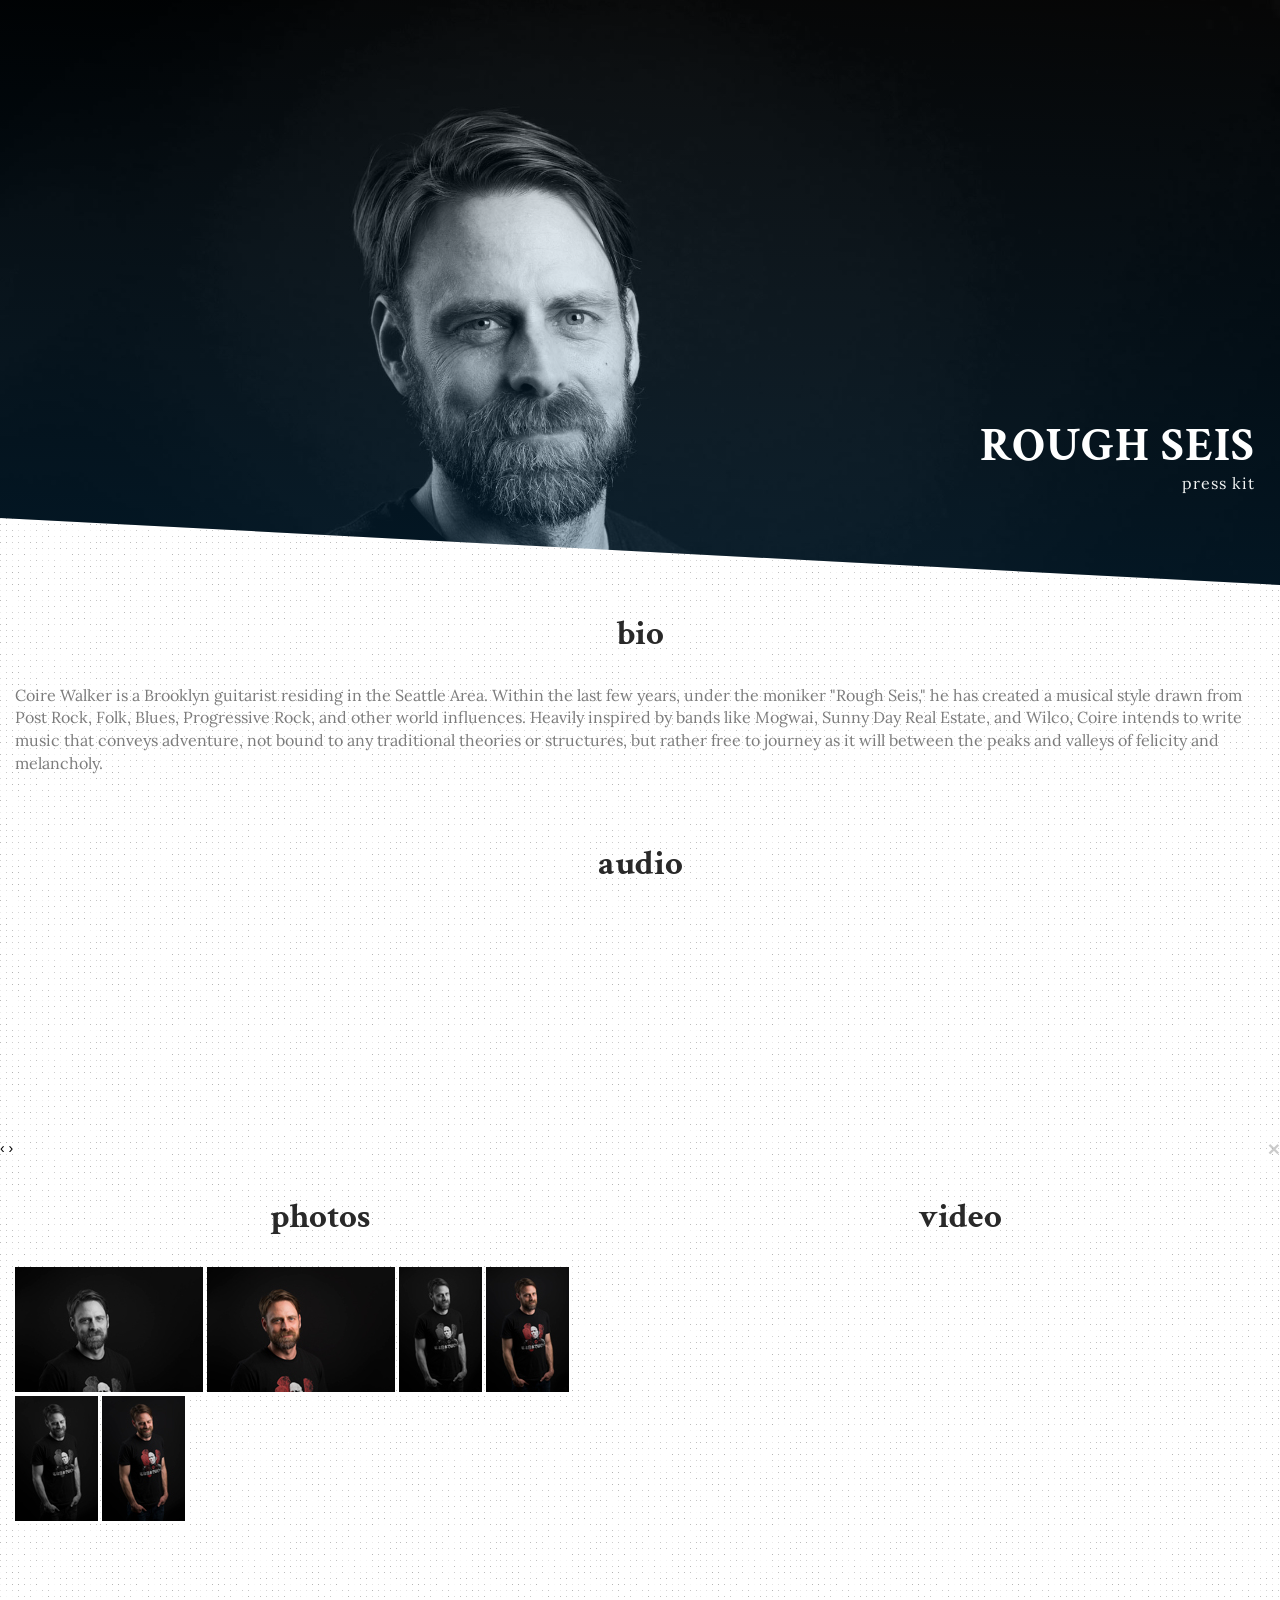
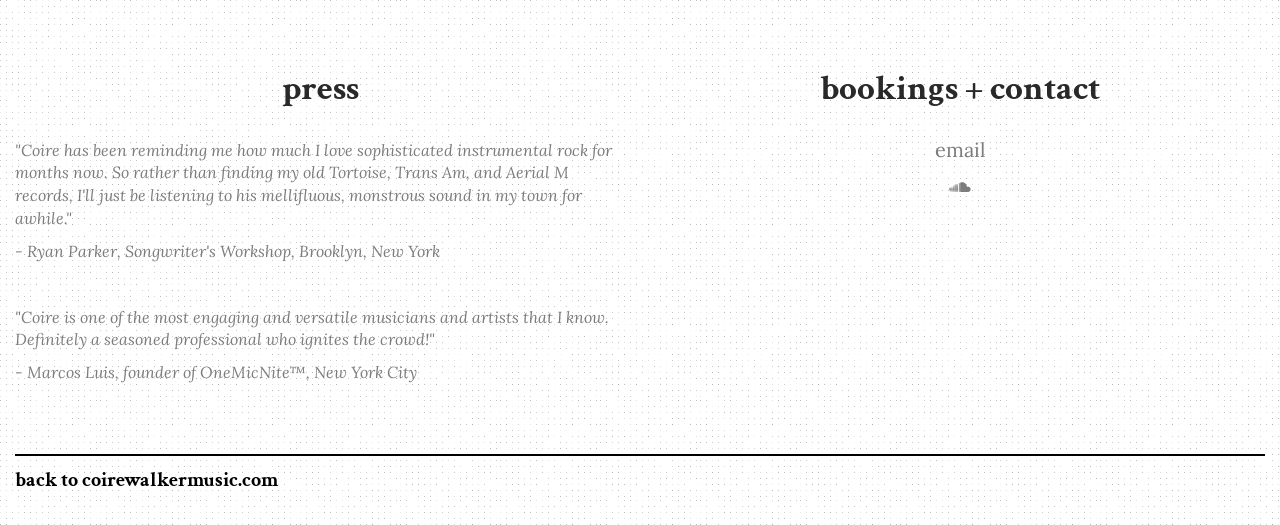
<file: press-kit.html>
<!DOCTYPE html>
<html>
	<head> 
	    <title>Coire Walker Press Kit</title>
	    <meta charset="UTF-8"> 
	    <meta name="viewport" content="width=device-width, initial-scale=1.0, minimum-scale=1.0, maximum-scale=1.0, user-scalable=no">
	    <link type="image/x-icon" href="/images/favicon.png" rel="shortcut icon">
	    <link rel="apple-touch-icon" sizes="180x180" href="/favicon/apple-touch-icon.png">
		<link rel="icon" type="image/png" sizes="32x32" href="/favicon/favicon-32x32.png">
		<link rel="icon" type="image/png" sizes="16x16" href="/favicon/favicon-16x16.png">
		<link rel="manifest" href="/favicon/site.webmanifest">
		<meta name="msapplication-TileColor" content="#da532c"> 
	    
	    <link rel="stylesheet" href="https://maxcdn.bootstrapcdn.com/font-awesome/4.5.0/css/font-awesome.min.css">
	    <link href="css/vendor/bs-css/bootstrap.min.css" rel="stylesheet" type="text/css">
	    <link href="css/vendor/bs-css/bootstrap-theme.min.css" rel="stylesheet" type="text/css">
	    <link href="css/vendor/slidebars.css" rel="stylesheet" type="text/css">
	    <link href="css/vendor/normalize.css" rel="stylesheet" type="text/css">
	    <link href="css/main.css" rel="stylesheet" type="text/css"/>
	    <link href="https://fonts.googleapis.com/css?family=Crimson+Text|Lora" rel="stylesheet">

	    <link rel="stylesheet" href="//blueimp.github.io/Gallery/css/blueimp-gallery.min.css">
		<link rel="stylesheet" href="css/vendor/bootstrap-image-gallery.min.css">
	</head> 
	<body>
		<div class="press-body-wrap clearfix">
			<!-- BG IMAGE HERO -->
	    	<div class="press-bg" id="home">
	    		<div class="hero press-hero col-sm-6 col-md-12 col-lg-12">
	    			<h1>ROUGH SEIS</h1>
	    			<h3>press kit</h3>
	    		</div>
	    	</div>
	    	<div class="press-bio page-section col-sm-12">
				<h2>Bio</h2>
				<p>Coire Walker is a Brooklyn guitarist residing in the Seattle Area. Within the last few years, under the moniker "Rough Seis," he has created a musical style drawn from Post Rock, Folk, Blues, Progressive Rock, and other world influences. Heavily inspired by bands like Mogwai, Sunny Day Real Estate, and Wilco, Coire intends to write music that conveys adventure, not bound to any traditional theories or structures, but rather free to journey as it will between the peaks and valleys of felicity and melancholy.
	    		</p>
	    	</div>

			<div class="press-audio page-section col-sm-12">
				<h2>Audio</h2>
				<div class="press-audio-item">
					<iframe width="100%" height="85" scrolling="no" frameborder="no" src="https://w.soundcloud.com/player/?url=https%3A//api.soundcloud.com/tracks/126485630&amp;auto_play=false&amp;hide_related=true&amp;show_comments=false&amp;show_user=true&amp;show_reposts=false&amp;color=CFCFCF&amp;visual=false&amp;show_artwork=false"></iframe>
				</div>
				
				<div class="press-audio-item">
					<iframe width="100%" height="85" scrolling="no" frameborder="no" src="https://w.soundcloud.com/player/?url=https%3A//api.soundcloud.com/tracks/126850584&amp;auto_play=false&amp;hide_related=true&amp;show_comments=false&amp;show_user=true&amp;show_reposts=false&amp;color=CFCFCF&amp;visual=false&amp;show_artwork=false"></iframe>
				</div>
			</div>
	
			<!-- The Bootstrap Image Gallery lightbox, should be a child element of the document body -->
			<div id="blueimp-gallery" class="blueimp-gallery gallery-bg" data-use-bootstrap-modal="false">
			    <!-- The container for the modal slides -->
			    <div class="slides"></div>
			    <!-- Controls for the borderless lightbox -->
			    <h3 class="title"></h3>
			    <a class="prev">‹</a>
			    <a class="next">›</a>
			    <a class="close">×</a>
			    <a class="play-pause"></a>
			    <ol class="indicator"></ol>
			    <!-- The modal dialog, which will be used to wrap the lightbox content -->
			    <div class="modal fade">
			        <div class="modal-dialog">
			            <div class="modal-content">
			                <div class="modal-header">
			                    <button type="button" class="close" aria-hidden="true">&times;</button>
			                    <h4 class="modal-title"></h4>
			                </div>
			                <div class="modal-body next"></div>
			                <div class="modal-footer">
			                    <button type="button" class="btn btn-default pull-left prev">
			                        <i class="glyphicon glyphicon-chevron-left"></i>
			                        Previous
			                    </button>
			                    <button type="button" class="btn btn-primary next">
			                        Next
			                        <i class="glyphicon glyphicon-chevron-right"></i>
			                    </button>
			                </div>
			            </div>
			        </div>
			    </div>
			</div>

			<div class="press-photos page-section col-sm-6 col-md-6 col-lg-6 col-xlg-6">
				<h2>Photos</h2>
				<!-- <p>To download, right click the desired image from the gallery view.</p> -->
				<div class="press-image-wrap gallery-bg" id="gallery">
					<a href="/images/press-kit/cw-press1.jpg" title="press 1" data-gallery>
				        <img class="thumb-img" src="/images/press-kit/cw-press1-thumb.jpg" alt="Coire Walker">
				    </a>
				    <a href="/images/press-kit/cw-press2.jpg" title="press 2" data-gallery>
				        <img class="thumb-img" src="/images/press-kit/cw-press2-thumb.jpg" alt="Coire Walker">
				    </a>
				    <a href="/images/press-kit/cw-press3.jpg" title="press 3" data-gallery>
				        <img class="thumb-img" src="/images/press-kit/cw-press3-thumb.jpg" alt="Coire Walker">
				    </a>
				    <a href="/images/press-kit/cw-press4.jpg" title="press 4" data-gallery>
				        <img class="thumb-img" src="/images/press-kit/cw-press4-thumb.jpg" alt="Coire Walker">
				    </a>
				    <a href="/images/press-kit/cw-press5.jpg" title="press 5" data-gallery>
				        <img class="thumb-img" src="/images/press-kit/cw-press5-thumb.jpg" alt="Coire Walker">
				    </a>
				    <a href="/images/press-kit/cw-press6.jpg" title="press 6" data-gallery>
				        <img class="thumb-img" src="/images/press-kit/cw-press6-thumb.jpg" alt="Coire Walker">
				    </a>
	    		</div>
			</div>

			<div class="press-video page-section col-sm-6 col-md-6 col-lg-6 col-xlg-6">
				<h2>Video</h2>
				<div class="press-video-wrapper">
					<iframe src="https://player.vimeo.com/video/183931356?color=cfcfcf" width="100%" height="165px" frameborder="0" webkitallowfullscreen mozallowfullscreen allowfullscreen></iframe>
				</div>
			</div>

			<div class="press-press page-section col-sm-6 col-md-6 col-lg-6 col-xlg-6">
				<h2>Press</h2>
				<p><em>"Coire has been reminding me how much I love sophisticated instrumental rock for months now. So rather than finding my old Tortoise, Trans Am, and Aerial M records, I'll just be listening to his mellifluous, monstrous sound in my town for awhile."</em></p>
				<p><em>- Ryan Parker, Songwriter's Workshop, Brooklyn, New York</em></p>
				<p><br></p>
				<p><em>"Coire is one of the most engaging and versatile musicians and artists that I know. Definitely a seasoned professional who ignites the crowd!"</em></p>
				<p><em>- Marcos Luis, founder of OneMicNite&#0153;, New York City</em></p>
			</div>



			<div class="press-bookings page-section col-sm-6 col-md-6 col-lg-6 col-xlg-6">
				<h2>Bookings + Contact</h2>
				<ul>
					<!-- <li><h4>phone: 347-423-9933</h4></li> -->
					<li><h3><a href="mailto:whereiscoire@gmail.com?Subject=Booking inquiries" target="_blank">email</a></h3></li>
				</ul>
				<div class="contact-icons">
					<ul class="press-icons">
						<li><a href="https://soundcloud.com/coirewalker" target="_blank"><i class="fa fa-1x fa-soundcloud"></i></a></li>
			        </ul>
				</div>
			</div>

			<div class="press-back page-section col-sm-12">
				<div class="press-back-border"></div>
				<a href="http://coirewalkermusic.com/">back to coirewalkermusic.com</a>
			</div>
		</div><!-- /.press-body-wrap -->

		<script src="js/vendor/jquery-1.12.2.min.js"></script>
	    <script src="js/vendor/bs-js/bootstrap.min.js"></script>
	    <script src="//blueimp.github.io/Gallery/js/jquery.blueimp-gallery.min.js"></script>
		<script src="js/vendor/bootstrap-image-gallery.min.js"></script>
	    <script src="js/main.js"></script>
	</body>
</html>
</file>
<file: css/vendor/slidebars.css>
/* -----------------------------------
 * Slidebars
 * Version 0.10.3
 * http://plugins.adchsm.me/slidebars/
 *
 * Written by Adam Smith
 * http://www.adchsm.me/
 *
 * Released under MIT License
 * http://plugins.adchsm.me/slidebars/license.txt
 *
 * -------------------
 * Slidebars CSS Index
 *
 * 001 - Box Model, Html & Body
 * 002 - Site
 * 003 - Slidebars
 * 004 - Animation
 * 005 - Helper Classes
 *
 * ----------------------------
 * 001 - Box Model, Html & Body
 */

html, body, #sb-site, .sb-site-container, .sb-slidebar {
	/* Set box model to prevent any user added margins or paddings from altering the widths or heights. */
	margin: 0;
	padding: 0;
	-webkit-box-sizing: border-box;
	   -moz-box-sizing: border-box;
	        box-sizing: border-box;
}

html, body {
	width: 100%;
	overflow-x: hidden; /* Stops horizontal scrolling. */
}

html {
	height: 100%; /* Site is as tall as device. */
}

body {
	min-height: 100%;
	height: auto;
	position: relative; /* Required for static Slidebars to function properly. */
}

/* Site scroll locking - prevent site from scrolling when a Slidebar is open, except when static Slidebars are only available. */
html.sb-scroll-lock.sb-active:not(.sb-static) {
	overflow: hidden;
}

/* ----------
 * 002 - Site
 */

#sb-site, .sb-site-container {
	/* You may now use class .sb-site-container instead of #sb-site and use your own id. However please make sure you don't set any of the following styles any differently on your id. */
	width: 100%;
	min-height: 100vh;
	position: relative;
	z-index: 1; /* Site sits above Slidebars */
	background-color: #ffffff; /* Default background colour, overwrite this with your own css. I suggest moving your html or body background styling here. Making this transparent will allow the Slidebars beneath to be visible. */
}

/* Micro clearfix by Nicolas Gallagher, ensures the site container hits the top and bottom of the screen. */
#sb-site:before, #sb-site:after, .sb-site-container:before, .sb-site-container:after {
	content: ' ';
	display: table;
}

#sb-site:before, #sb-site:after, .sb-site-container:before, .sb-site-container:after {
    clear: both;
}

/* ---------------
 * 003 - Slidebars
 */

.sb-slidebar {
	height: 100%;
	overflow-y: auto; /* Enable vertical scrolling on Slidebars when needed. */
	position: fixed;
	top: 0;
	z-index: 0; /* Slidebars sit behind sb-site. */
	display: none; /* Initially hide the Slidebars. Changed from visibility to display to allow -webkit-overflow-scrolling. */
	background-color: #222222; /* Default Slidebars background colour, overwrite this with your own css. */
}

.sb-slidebar, .sb-slidebar * {
	-webkit-transform: translateZ( 0px ); /* Fixes issues with translated and z-indexed elements on iOS 7. */
}

.sb-left {
	left: 0; /* Set Slidebar to the left. */
}

.sb-right {
	right: 0; /* Set Slidebar to the right. */
}

html.sb-static .sb-slidebar,
.sb-slidebar.sb-static {
	position: absolute; /* Makes Slidebars scroll naturally with the site, and unfixes them for Android Browser < 3 and iOS < 5. */
}

.sb-slidebar.sb-active {
	display: block; /* Makes Slidebars visibile when open. Changed from visibility to display to allow -webkit-overflow-scrolling. */
}

.sb-style-overlay {
	z-index: 9999; /* Set z-index high to ensure it overlays any other site elements. */
}

.sb-momentum-scrolling {
	-webkit-overflow-scrolling: touch; /* Adds native momentum scrolling for iOS & Android devices. */
}

/* Slidebar widths for browsers/devices that don't support media queries. */
	.sb-slidebar {
		width: 30%;
	}
	
	.sb-width-thin {
		width: 15%;
	}
	
	.sb-width-wide {
		width: 45%;
	}

@media (max-width: 480px) { /* Slidebar widths on extra small screens. */
	.sb-slidebar {
		width: 70%;
	}
	
	.sb-width-thin {
		width: 55%;
	}
	
	.sb-width-wide {
		width: 85%;
	}
}

@media (min-width: 481px) { /* Slidebar widths on small screens. */
	.sb-slidebar {
		width: 55%;
	}
	
	.sb-width-thin {
		width: 40%;
	}
	
	.sb-width-wide {
		width: 70%;
	}
}

@media (min-width: 768px) { /* Slidebar widths on medium screens. */
	.sb-slidebar {
		width: 40%;
	}
	
	.sb-width-thin {
		width: 25%;
	}
	
	.sb-width-wide {
		width: 55%;
	}
}

@media (min-width: 992px) { /* Slidebar widths on large screens. */
	.sb-slidebar {
		width: 30%;
	}
	
	.sb-width-thin {
		width: 15%;
	}
	
	.sb-width-wide {
		width: 45%;
	}
}

@media (min-width: 1200px) { /* Slidebar widths on extra large screens. */
	.sb-slidebar {
		width: 20%;
	}
	
	.sb-width-thin {
		width: 5%;
	}
	
	.sb-width-wide {
		width: 35%;
	}
}

/* ---------------
 * 004 - Animation
 */

.sb-slide, #sb-site, .sb-site-container, .sb-slidebar {
	-webkit-transform: translate( 0px );
	   -moz-transform: translate( 0px );
	     -o-transform: translate( 0px );
	        transform: translate( 0px );
	
	-webkit-transition: -webkit-transform 190ms ease;
	   -moz-transition:    -moz-transform 190ms ease;
	     -o-transition:      -o-transform 190ms ease;
	        transition:         transform 190ms ease;
	
	-webkit-transition-property: -webkit-transform, left, right; /* Add left/right for Android < 4.4. */
	-webkit-backface-visibility: hidden; /* Prevents flickering. This is non essential, and you may remove it if your having problems with fixed background images in Chrome. */
}

/* --------------------
 * 005 - Helper Classes
 */
 
.sb-hide { 
	display: none; /* Optionally applied to control classes when Slidebars is disabled over a certain width. */
}
</file>
<file: css/main.css>
.site-bg {
  background: linear-gradient(rgba(255, 255, 255, 0), rgba(25, 157, 246, 0.14)), url(../images/mobile.jpg);
  background-size: cover;
  position: relative;
  background-repeat: none;
  top: 0;
  left: 0;
  height: 113vh;
  width: 100%;
  background-position: center top;
  transform: skewY(3deg);
  transform-origin: 100% 0; }

@media (min-width: 736px) {
  .site-bg {
    background: linear-gradient(rgba(255, 255, 255, 0), rgba(25, 157, 246, 0.14)), url(../images/desktop.jpg);
    background-size: cover;
    position: relative;
    background-repeat: none;
    top: 0;
    left: 0;
    width: 100%;
    background-position: center top; } }
a {
  -ms-transition: .5s;
  -moz-transition: .5s;
  -webkit-transition: .5s;
  transition: .5s; }

h1, h2, h3, h4, h5, p, a {
  color: #000;
  text-align: center; }

h1 {
  font-family: 'Crimson Text', serif;
  margin: 0;
  font-weight: 500;
  letter-spacing: -3px;
  line-height: 1;
  font-size: 48px; }

h2, h3 {
  font-weight: 400;
  text-align: center; }

h2 {
  font-family: 'Crimson Text', serif;
  color: #292929;
  font-size: 35px;
  font-weight: bold;
  text-transform: lowercase;
  margin-top: 0;
  margin-bottom: 0; }

h3 {
  font-family: 'Lora', serif;
  color: #CFCFCF;
  font-size: 20px; }

h4, h5, h6, p {
  font-family: 'Lora', serif; }

p {
  font-weight: 300;
  text-align: left;
  color: #7c7c7c; }

@media (min-width: 768px) {
  p {
    font-size: 16px; } }
a:hover, a:focus, a:active {
  color: #F1F3F2;
  text-decoration: none; }

.btm-pad-10px {
  padding-bottom: 10px; }

* {
  -webkit-tap-highlight-color: transparent;
  -webkit-tap-highlight-color: transparent;
  /* For some Androids */ }

.top-animate {
  background: #292929 !important;
  top: 13px !important;
  -webkit-transform: rotate(45deg);
  /* Chrome, Safari, Opera */
  transform: rotate(45deg); }

.mid-animate {
  opacity: 0; }

.bottom-animate {
  background: #292929 !important;
  top: 13px !important;
  -webkit-transform: rotate(-225deg);
  /* Chrome, Safari, Opera */
  transform: rotate(-225deg); }

.top-menu {
  top: 5px;
  width: 25px;
  height: 3px;
  border-radius: 0;
  background-color: #F9A530; }

.mid-menu {
  top: 13px;
  width: 25px;
  height: 3px;
  border-radius: 0;
  background-color: #F9A530; }

.bottom-menu {
  top: 21px;
  width: 25px;
  height: 3px;
  border-radius: 0;
  background-color: #F9A530; }

@media (min-width: 768px) {
  .top-menu {
    top: 8px;
    width: 40px;
    height: 5px; }

  .mid-menu {
    top: 20px;
    width: 40px;
    height: 5px; }

  .bottom-menu {
    top: 32px;
    width: 40px;
    height: 5px; } }
.menui {
  background: #F1F3F2;
  transition: 0.5s ease;
  transition-timing-function: cubic-bezier(0.75, 0, 0.29, 1.01);
  margin-top: 10px;
  position: absolute; }

.ham-icon {
  z-index: 999;
  position: fixed;
  display: block;
  padding: 25px;
  height: 32px;
  width: 32px;
  margin: 0px;
  top: 10px;
  right: 25px; }

@media (min-width: 768px) {
  .ham-icon {
    top: 15px;
    right: 45px;
    height: 55px;
    width: 55px; } }
@media (min-width: 769px) {
  .ham-icon {
    display: none; } }
.mobilenav {
  font-family: 'Crimson Text', serif;
  font-weight: bold;
  top: 0;
  left: 0;
  z-index: 999;
  display: none;
  position: fixed;
  width: 100%;
  height: 100%;
  background: rgba(215, 215, 215, 0.9);
  opacity: 1; }

.mobilenav li {
  list-style-type: none;
  text-align: center;
  padding: 10px; }

.mobilenav li a {
  font-size: 35px;
  color: #292929;
  font-family: 'Crimson Text', serif;
  font-weight: bold;
  text-decoration: none;
  text-transform: lowercase;
  width: 100%;
  -ms-transition: .5s;
  -moz-transition: .5s;
  -webkit-transition: .5s;
  transition: .5s; }
  .mobilenav li a:hover, .mobilenav li a:active {
    color: #7c7c7c; }

.mobilenav li:first-child {
  margin-top: 15px; }

@media (min-width: 768px) {
  .mobilenav li a {
    font-size: 33px; }

  .mobilenav li {
    padding: 13px; }
    .mobilenav li:first-of-type {
      margin-top: 150px;
      margin-bottom: 20px; } }
.burger {
  color: #fff; }

.hero {
  position: absolute;
  bottom: 18%;
  left: 50%;
  transform: translateX(-50%);
  width: 100%; }
  .hero h1, .hero h3 {
    transform: skewY(-3deg);
    transform-origin: 100% 0;
    margin-top: 0; }
  .hero h1 {
    color: #fff;
    font-size: 48px;
    font-weight: 700;
    letter-spacing: 1px; }
  .hero h3 {
    color: #F1F3F2;
    font-size: 14px;
    font-weight: 400;
    letter-spacing: 1px; }

@media (min-width: 667px) {
  .hero h3 {
    font-size: 16px;
    margin-top: 5px; } }
@media (min-width: 736px) {
  .hero {
    padding-right: 25px; }
    .hero h1, .hero h3 {
      text-align: right; } }
@media (min-width: 1025px) {
  .hero {
    bottom: 16%; } }
.page-section {
  padding-top: 30px;
  padding-bottom: 30px; }

.about-bg-wrap {
  padding-bottom: 0;
  padding-top: 0; }

.music-bg-wrap {
  padding-top: 30px;
  padding-bottom: 25px; }

.contact-bg-wrap {
  padding-top: 3px;
  padding-bottom: 0; }

.shows-bg-wrap {
  padding-bottom: 30px;
  padding-top: 30px; }

@media (min-width: 769px) {
  .shows-bg-wrap {
    padding-top: 10px;
    padding-bottom: 50px; } }
.contact-bg-wrap .page-section {
  padding-top: 30px; }

.emblem {
  width: 65px;
  height: 65px;
  border-radius: 50%;
  border: 3px solid #EBEBEB;
  margin: 0 auto;
  display: block; }

.emblem-nav {
  width: 65px;
  height: 65px;
  border-radius: 50%;
  border: 3px solid #292929;
  margin: 0 auto;
  display: inline; }

@media (min-width: 768px) {
  .emblem-nav {
    width: 100px;
    height: 100px; } }
.about-bg-wrap {
  background-color: #fff; }

.about-title h2 {
  padding-bottom: 10px; }

img.seis {
  height: auto;
  width: 45px;
  padding-bottom: 5px; }
  img.seis:hover {
    transition: .8s;
    opacity: .7; }

.music-bg-wrap {
  background: #EBEBEB;
  transform: skewY(-3deg);
  transform-origin: 100% 0; }
  .music-bg-wrap .page-sub-section--title {
    transform: skewY(3deg);
    transform-origin: 100% 0; }
  .music-bg-wrap .col-xsm-12, .music-bg-wrap .col-sm-10 {
    padding-left: 0;
    padding-right: 0; }

@media (min-width: 736px) {
  .music-bg-wrap .col-xsm-12, .music-bg-wrap .col-sm-10 {
    padding-left: 15px;
    padding-right: 15px; } }
#music .page-sub-section--title .see-hear h3 {
  -ms-transition: .5s;
  -moz-transition: .5s;
  -webkit-transition: .5s;
  transition: .5s;
  padding: 0;
  margin: 0; }
#music .page-sub-section--title .see-hear {
  cursor: pointer; }
#music .page-sub-section--title .see-hear:hover h3 {
  color: #7c7c7c; }

.page-sub-section--title {
  padding-top: 10px;
  padding-bottom: 10px; }
  .page-sub-section--title ul {
    padding-left: 0; }
  .page-sub-section--title li {
    list-style: none; }

.page-sub-section--toggle-block {
  display: none; }

.video-wrapper {
  transform: skewY(3deg);
  transform-origin: 100% 0;
  position: relative;
  padding-bottom: 56.25%;
  /* proportion value to aspect ratio 16:9 (9 / 16 = 0.5625 or 56.25%) */
  margin-top: 45px;
  height: 0;
  overflow: hidden; }
  .video-wrapper iframe {
    position: absolute;
    top: 0;
    left: 0;
    width: 100%;
    height: 100%; }

.video-wrapper:first-of-type {
  margin-top: 0; }

.video-wrapper:last-of-type {
  margin-bottom: 20px; }

.sc-item {
  margin-top: 40px;
  transform: skewY(3deg);
  transform-origin: 100% 0; }

.sc-item:first-of-type {
  margin-top: 0; }

.shows-bg-wrap {
  background: -webkit-linear-gradient(left, #fcfcfc, rgba(175, 175, 175, 0.8)), url(../images/shows-bg.png);
  position: relative;
  background-size: cover;
  background-position: right;
  background-repeat: none;
  z-index: 1;
  border-top: 1px solid #fff;
  transform: skewY(3deg);
  transform-origin: 100% 0; }
  .shows-bg-wrap .page-section {
    transform: skewY(-3deg);
    transform-origin: 100% 0; }

.shows-text p {
  margin-top: 10px;
  color: #747474;
  text-align: center; }

.shows-outer-wrap .row {
  margin-left: 0;
  margin-right: 0; }

.shows-wrapper-row {
  padding-top: 10px;
  padding-bottom: 10px;
  border-bottom: 1px solid #b9b5b5; }
  .shows-wrapper-row:last-of-type {
    border-bottom: none; }
  .shows-wrapper-row h3, .shows-wrapper-row h4, .shows-wrapper-row p {
    padding: 0;
    margin: 0;
    text-align: center; }
  .shows-wrapper-row h3 {
    font-size: 12px; }
  .shows-wrapper-row h3, .shows-wrapper-row h4 {
    color: #7c7c7c; }
  .shows-wrapper-row p {
    color: #7c7c7c;
    padding: 7px 0; }
  .shows-wrapper-row a {
    color: #7c7c7c;
    text-align: right; }

.shows-title {
  padding-bottom: 30px; }

@media (min-width: 768px) {
  .shows-wrapper-row h4 {
    text-align: left; }

  .col-md-4 {
    text-align: right; }

  .shows-wrapper-row p {
    line-height: 0; } }
.page-section .tour-copy {
  padding-top: 10px;
  text-align: center; }
  .page-section .tour-copy a {
    text-transform: uppercase;
    font-weight: bold;
    font-size: 15px; }
  .page-section .tour-copy a:hover {
    color: #7c7c7c; }

.press-link {
  padding-bottom: 20px; }
  .press-link h4 a {
    color: #7c7c7c;
    font-weight: bold;
    font-size: 14px; }

.contact-bg-wrap {
  border-top: 1px solid #000;
  background-color: #000000;
  background-image: url("../images/broken-noise.png");
  background-repeat: repeat;
  position: relative;
  z-index: 0;
  transform: skewY(3deg);
  transform-origin: 100% 0;
  padding-bottom: 60px; }
  .contact-bg-wrap .page-section {
    transform: skewY(-3deg);
    transform-origin: 100% 0; }

.contact-title h2 {
  color: #fff;
  padding-bottom: 20px; }

.contact-info h4, .contact-info h3 {
  text-align: center;
  margin: 0;
  padding-bottom: 13px; }
.contact-info h3 {
  color: #CFCFCF;
  font-weight: 400;
  font-size: 16px; }
.contact-info h4 {
  font-size: 14px;
  color: #fff;
  font-weight: bold; }
.contact-info a {
  color: #EBEBEB; }
  .contact-info a:hover {
    color: #7c7c7c; }
.contact-info .phone {
  padding-bottom: 5px; }

.contact-icons ul {
  padding-left: 0;
  text-align: center; }
.contact-icons li {
  text-decoration: none;
  display: inline-block;
  padding: 5px; }
.contact-icons li a {
  color: #7c7c7c;
  -ms-transition: .5s;
  -moz-transition: .5s;
  -webkit-transition: .5s;
  transition: .5s; }
  .contact-icons li a:hover {
    color: #fff; }

.lessons {
  margin-top: 20px; }
  .lessons p {
    color: #EBEBEB;
    text-align: center;
    font-size: 11px; }
  .lessons a {
    color: #7c7c7c;
    font-weight: bold; }
  .lessons a:hover {
    color: #7c7c7c; }

.watermark h5 {
  color: #7c7c7c;
  font-size: 10px; }

.footer-spacer {
  background-color: #000000;
  background-image: url("../images/broken-noise.png");
  background-repeat: repeat;
  position: relative;
  z-index: 0;
  height: 75px;
  margin-top: -75px; }

.press-body-wrap {
  background: url("../images/bg-noise-green.png"); }

.press-bg {
  background: linear-gradient(rgba(255, 255, 255, 0), rgba(25, 157, 246, 0.14)), url("../images/press-mobile.jpg");
  background-size: cover;
  position: relative;
  background-repeat: none;
  top: 0;
  left: 0;
  height: 80vh;
  width: 100%;
  background-position: center top;
  transform: skewY(3deg);
  transform-origin: 100% 0; }

@media (min-width: 769px) {
  .press-bg {
    background: linear-gradient(rgba(255, 255, 255, 0), rgba(25, 157, 246, 0.14)), url("../images/press-desktop.jpg");
    background-size: cover;
    position: relative;
    background-repeat: none;
    top: 0;
    left: 0;
    height: 65vh;
    width: 100%;
    background-position: center top;
    transform: skewY(3deg);
    transform-origin: 100% 0; } }
.press-bio h2,
.press-audio h2,
.press-photos h2,
.press-video h2,
.press-social h2,
.press-bookings h2,
.press-press h2 {
  margin-bottom: 30px;
  color: #292929; }

.press-audio-item {
  padding-bottom: 15px; }

.press-audio-item:last-of-type {
  padding-bottom: 0; }

.press-press p {
  font-weight: 400; }

.press-image-wrap {
  margin: 0 auto; }

.thumb-img {
  padding-bottom: 4px; }

.press-video h2 {
  text-align: center; }

.press-video.page-section.col-sm-12 {
  padding-left: 0;
  padding-right: 0; }

.press-video-wrapper {
  position: relative;
  padding-bottom: 56.25%;
  /* proportion value to aspect ratio 16:9 (9 / 16 = 0.5625 or 56.25%) */
  height: 0;
  overflow: hidden;
  margin-top: 20px; }
  .press-video-wrapper iframe {
    position: absolute;
    top: 0;
    left: 0;
    width: 100%;
    height: 100%; }

.press-bookings a, .press-bookings h4 {
  color: #7c7c7c; }
.press-bookings a:hover {
  color: #CFCFCF;
  cursor: pointer; }
.press-bookings ul {
  list-style-type: none;
  padding-left: 0; }
.press-bookings li {
  text-align: center;
  color: #7c7c7c;
  font-size: 17px; }

.contact-icons .fa-2x {
  font-size: 2.3em; }
.contact-icons .press-icons a {
  color: #7c7c7c; }
.contact-icons .press-icons a:hover {
  color: #CFCFCF; }

.press-back-border {
  border-top: 2px solid #000;
  padding-bottom: 10px; }

.press-back a {
  font-family: 'Crimson Text', serif;
  text-transform: lowercase;
  font-weight: bold;
  font-size: 14px;
  color: #000; }

.press-back a:hover {
  color: #CFCFCF; }

@media (min-width: 768px) {
  .press-back a {
    font-size: 20px; } }
.press-hero {
  position: absolute;
  bottom: 14%;
  left: 50%;
  transform: translateX(-50%);
  width: 100%; }

/*# sourceMappingURL=main.css.map */
</file>
